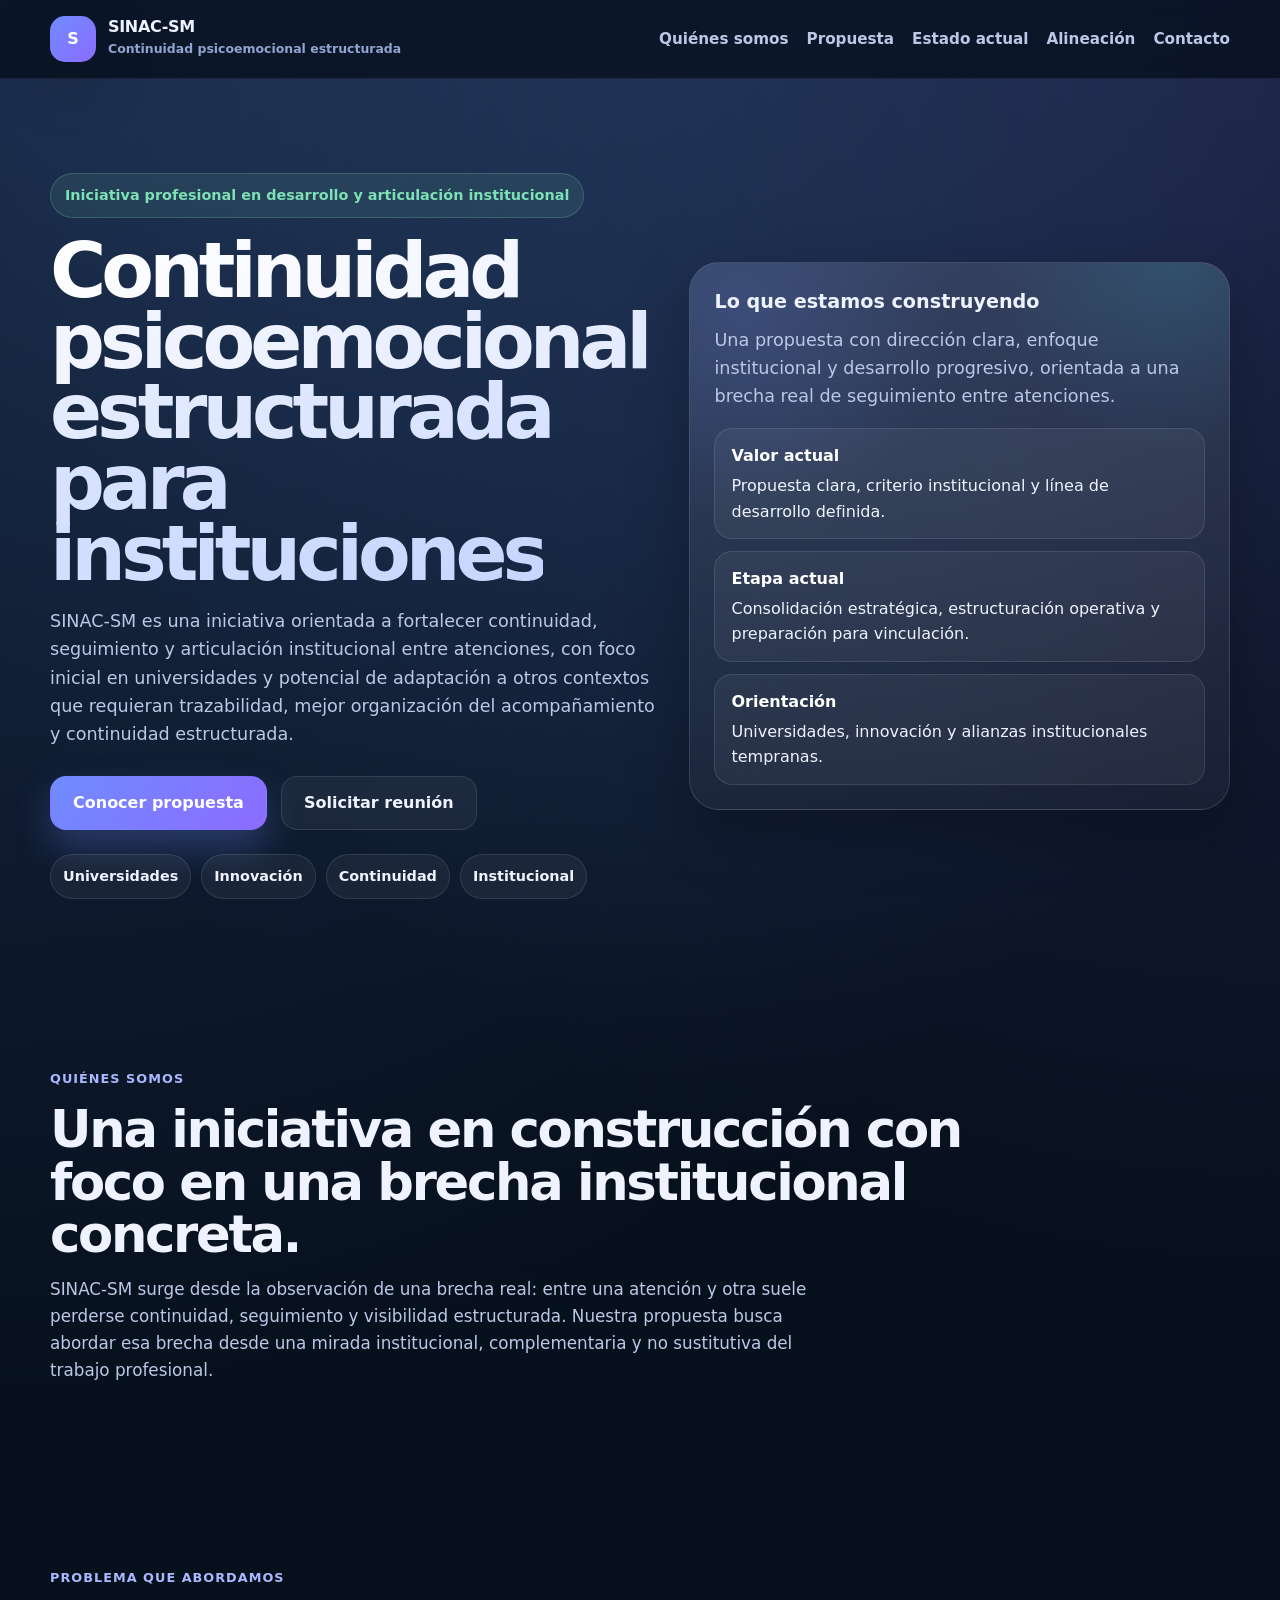
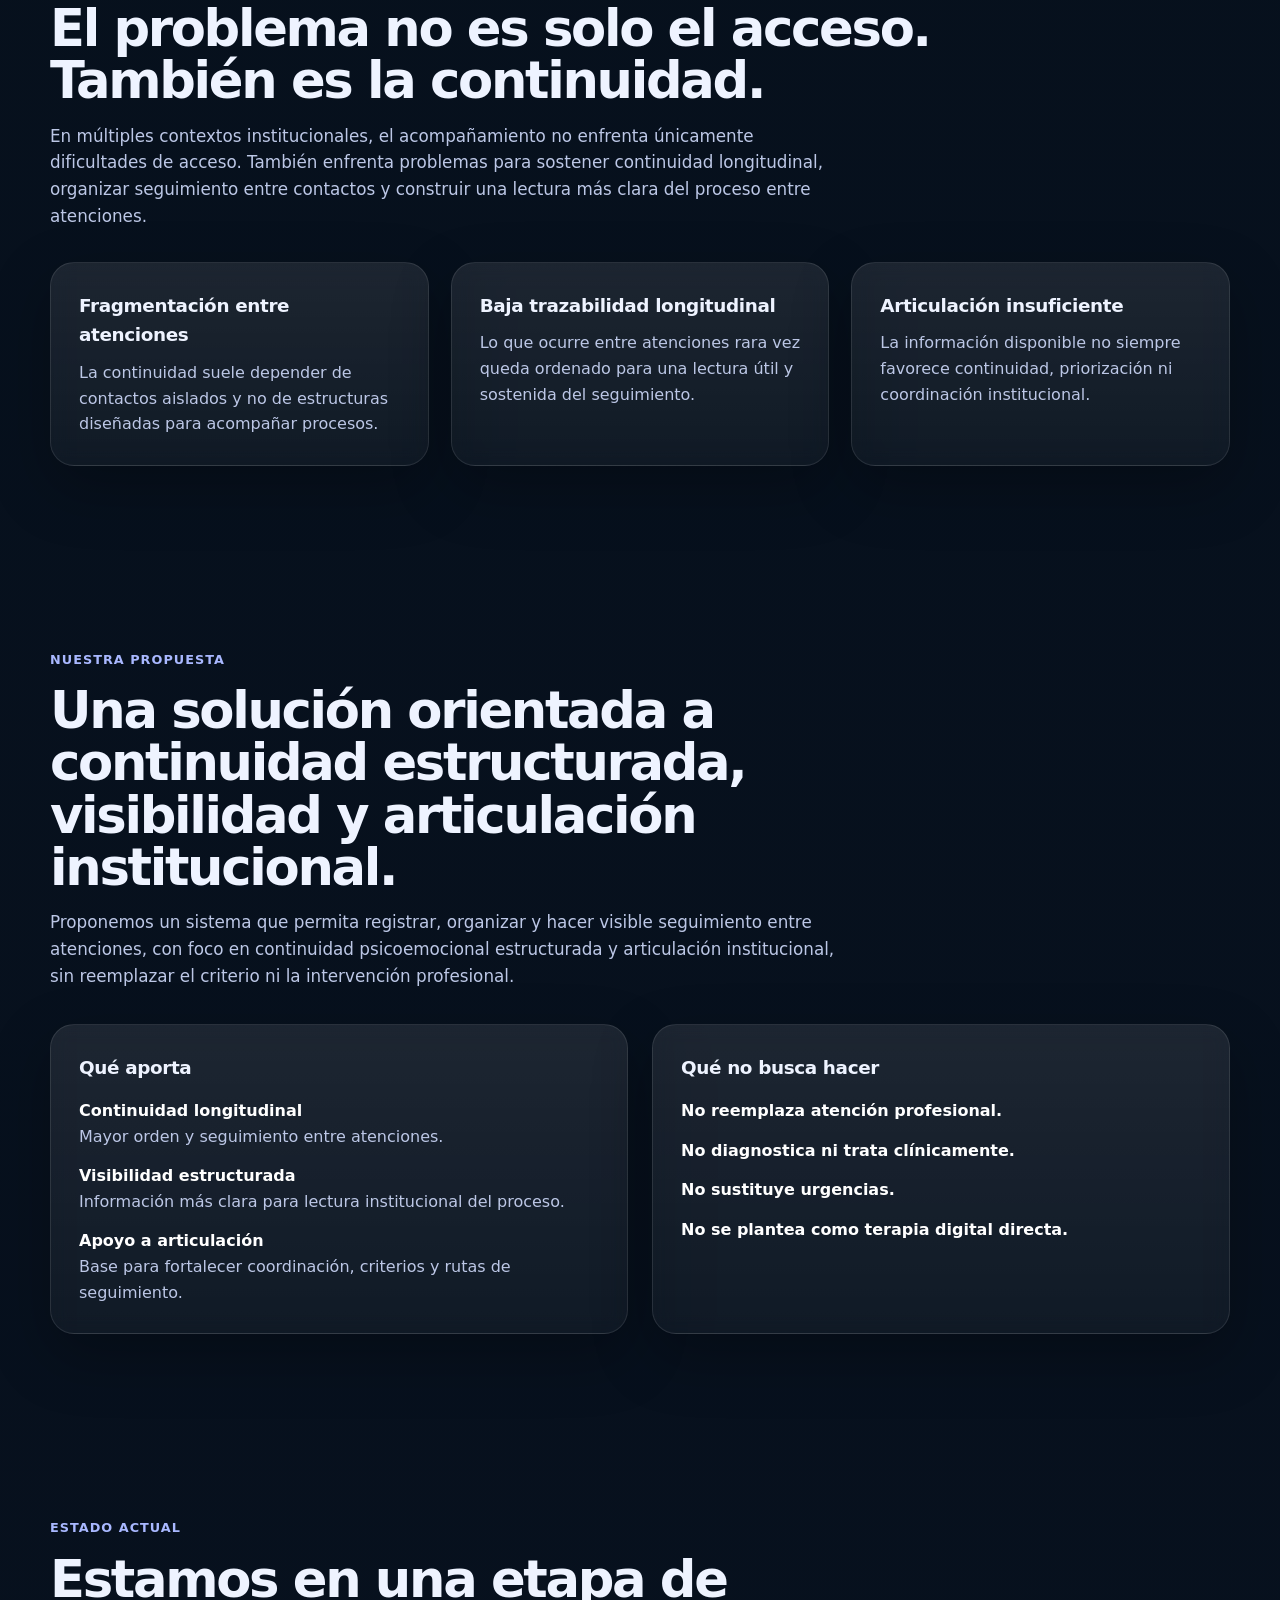
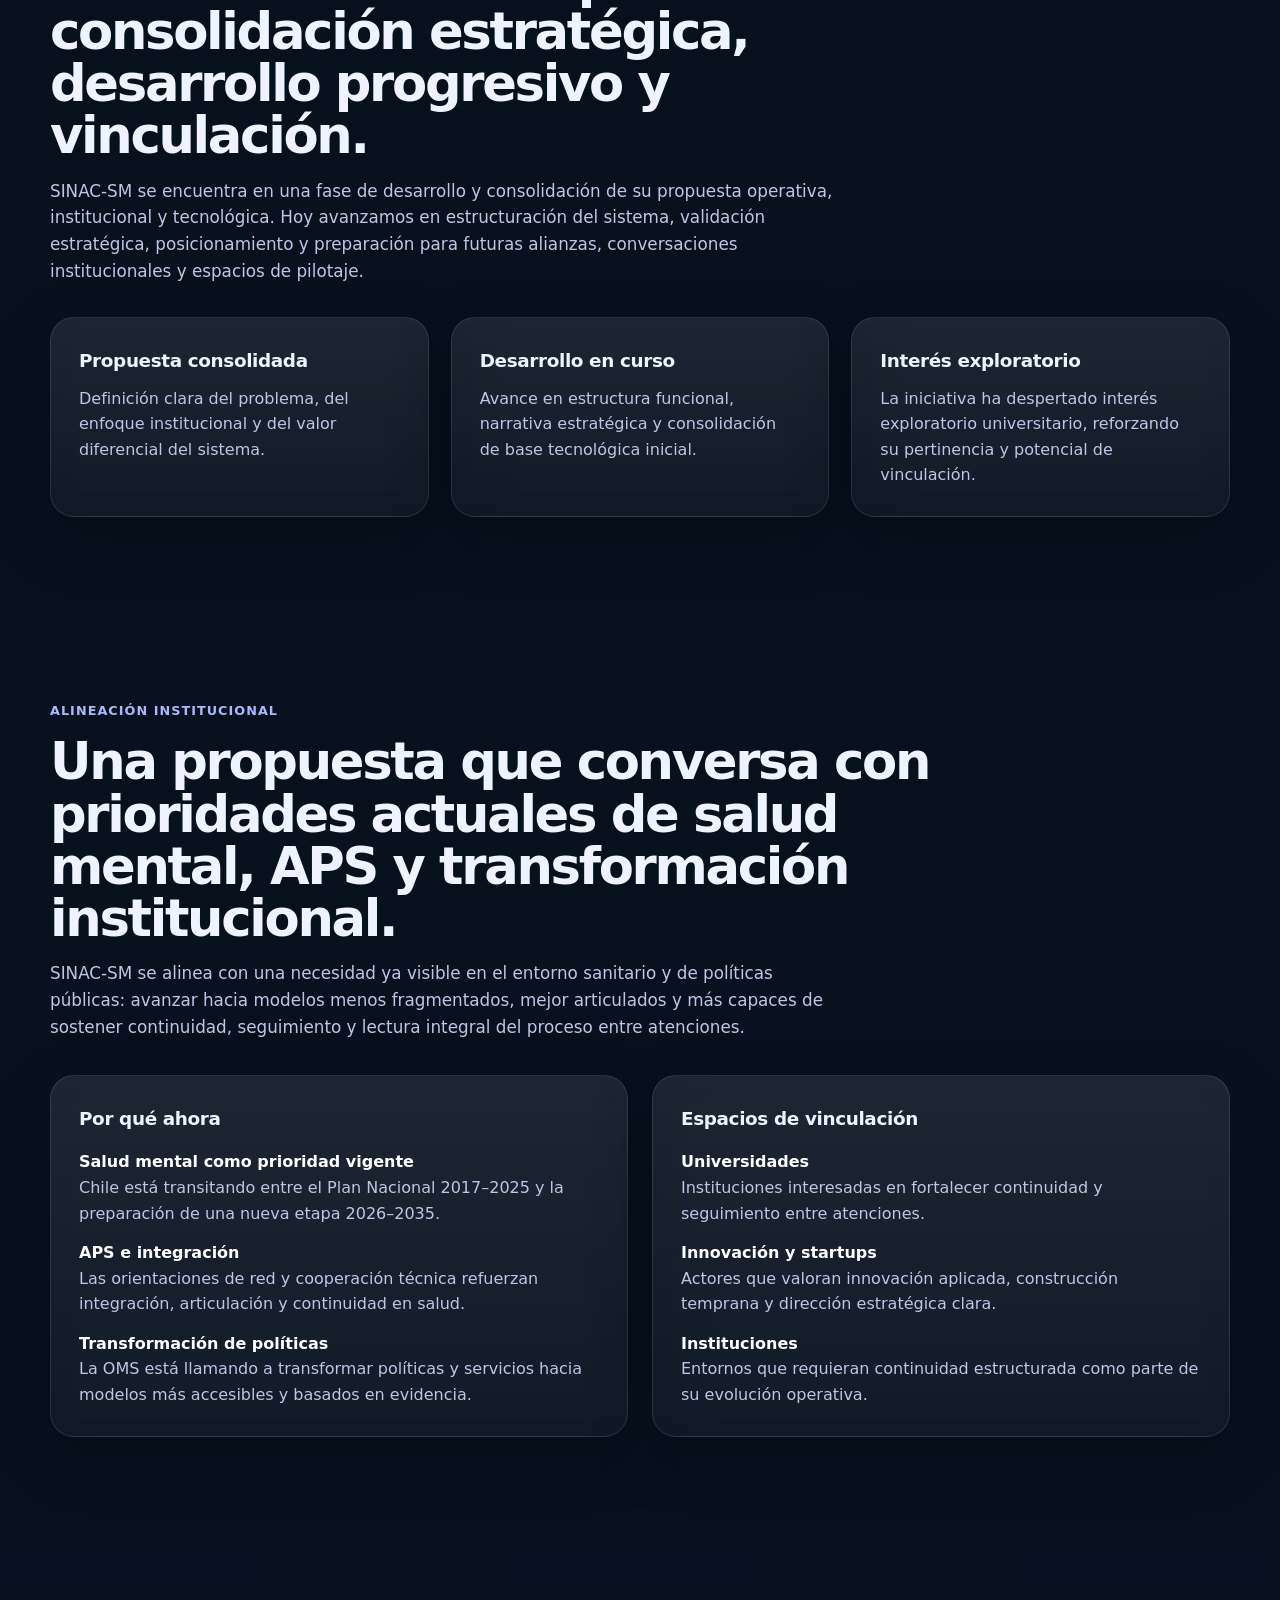
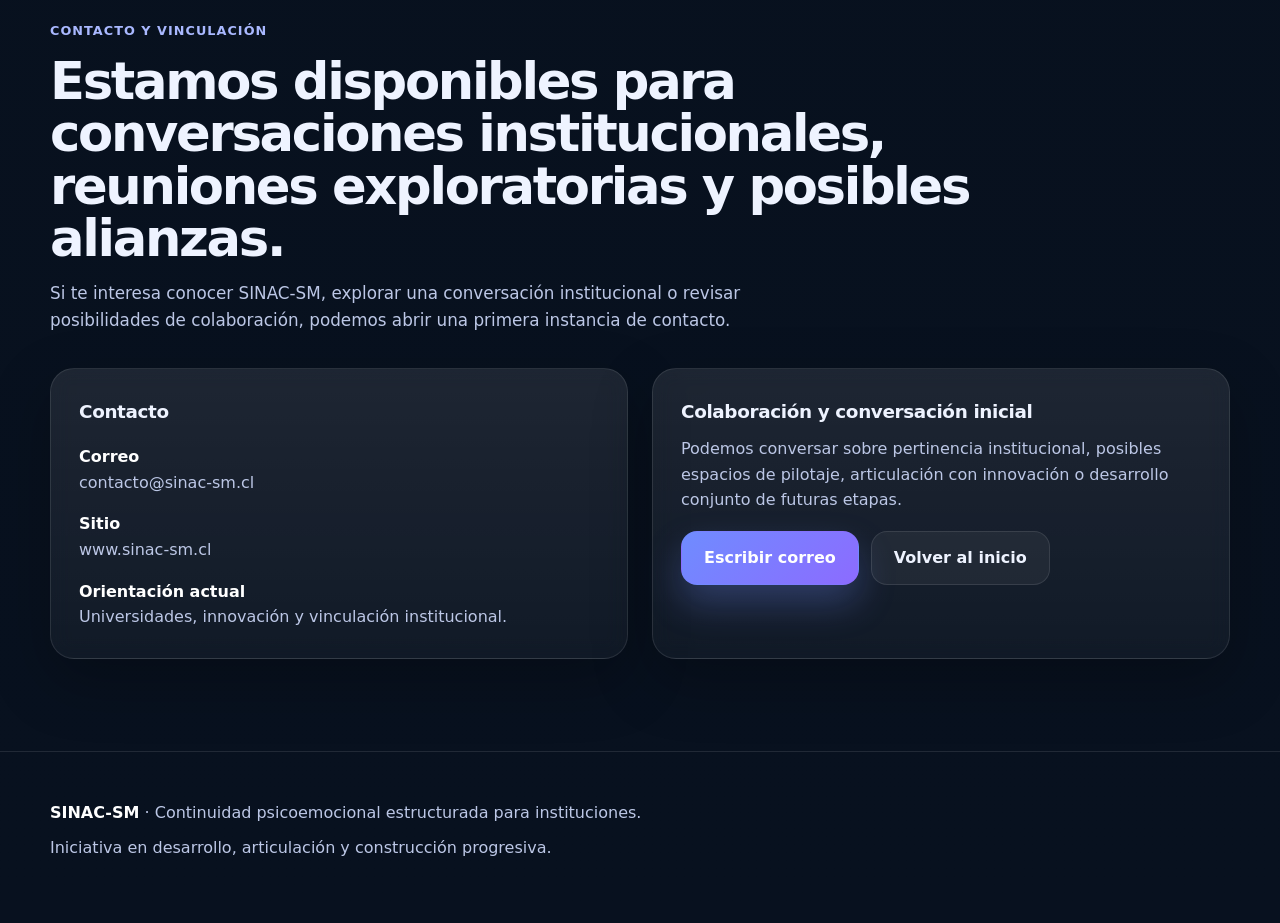
<file: index.html>
<!DOCTYPE html>
<html lang="es">
<head>
  <meta charset="UTF-8" />
  <meta name="viewport" content="width=device-width, initial-scale=1.0" />
  <title>SINAC-SM | Continuidad psicoemocional estructurada</title>
  <meta
    name="description"
    content="SINAC-SM es una iniciativa orientada a fortalecer continuidad, seguimiento y articulación institucional entre atenciones, con foco inicial en universidades e instituciones."
  />
  <meta name="theme-color" content="#0b1020" />

  <style>
    :root{
      --bg:#07101d;
      --bg-soft:#0d1730;
      --panel:rgba(255,255,255,.07);
      --panel-strong:rgba(255,255,255,.10);
      --line:rgba(255,255,255,.10);
      --text:#eef3ff;
      --muted:#bcc7e6;
      --muted-2:#93a4cf;
      --primary:#6f8cff;
      --secondary:#8c6bff;
      --tertiary:#27c7d8;
      --success:#7ee0b5;
      --warning:#ffd98f;
      --max:1180px;
      --radius:24px;
      --shadow:0 22px 60px rgba(0,0,0,.26);
    }

    *{
      box-sizing:border-box;
      margin:0;
      padding:0;
    }

    html{
      scroll-behavior:smooth;
    }

    body{
      font-family:Inter, system-ui, -apple-system, BlinkMacSystemFont, "Segoe UI", sans-serif;
      color:var(--text);
      background:
        radial-gradient(circle at top left, rgba(111,140,255,.20), transparent 24%),
        radial-gradient(circle at top right, rgba(140,107,255,.18), transparent 22%),
        radial-gradient(circle at 50% 0%, rgba(39,199,216,.10), transparent 18%),
        linear-gradient(180deg, #06101c 0%, #08111f 100%);
      line-height:1.6;
      overflow-x:hidden;
    }

    a{
      color:inherit;
      text-decoration:none;
    }

    button{
      font:inherit;
    }

    .container{
      width:min(var(--max), calc(100% - 32px));
      margin:0 auto;
    }

    .section{
      padding:92px 0;
    }

    .section-kicker{
      color:#a9b8ff;
      text-transform:uppercase;
      letter-spacing:.08em;
      font-weight:800;
      font-size:.8rem;
      margin-bottom:14px;
    }

    .section-title{
      font-size:clamp(2.1rem, 4vw, 3.8rem);
      line-height:1.02;
      letter-spacing:-.045em;
      margin-bottom:16px;
      max-width:920px;
    }

    .section-text{
      color:var(--muted);
      font-size:1.05rem;
      max-width:800px;
    }

    .grid-2{
      display:grid;
      grid-template-columns:repeat(2, minmax(0,1fr));
      gap:24px;
    }

    .grid-3{
      display:grid;
      grid-template-columns:repeat(3, minmax(0,1fr));
      gap:22px;
    }

    .card{
      background:linear-gradient(180deg, rgba(255,255,255,.09), rgba(255,255,255,.04));
      border:1px solid var(--line);
      border-radius:var(--radius);
      padding:28px;
      box-shadow:var(--shadow);
      height:100%;
      backdrop-filter:blur(10px);
    }

    .card h3{
      font-size:1.15rem;
      margin-bottom:10px;
      letter-spacing:-.02em;
    }

    .card p{
      color:var(--muted);
    }

    .btn{
      min-height:54px;
      padding:0 22px;
      border-radius:16px;
      display:inline-flex;
      align-items:center;
      justify-content:center;
      gap:10px;
      border:1px solid transparent;
      font-weight:800;
      transition:.22s ease;
      cursor:pointer;
    }

    .btn-primary{
      background:linear-gradient(135deg, var(--primary), var(--secondary));
      color:#fff;
      box-shadow:0 18px 36px rgba(111,140,255,.28);
    }

    .btn-secondary{
      background:rgba(255,255,255,.05);
      border-color:var(--line);
      color:var(--text);
    }

    .btn:hover{
      transform:translateY(-1px);
    }

    .topbar{
      position:sticky;
      top:0;
      z-index:60;
      background:rgba(6,15,28,.76);
      backdrop-filter:blur(16px);
      border-bottom:1px solid rgba(255,255,255,.08);
    }

    .nav{
      min-height:78px;
      display:flex;
      align-items:center;
      justify-content:space-between;
      gap:18px;
    }

    .brand{
      display:flex;
      align-items:center;
      gap:12px;
    }

    .brand-mark{
      width:46px;
      height:46px;
      border-radius:15px;
      display:grid;
      place-items:center;
      background:linear-gradient(135deg, var(--primary), var(--secondary));
      color:#fff;
      font-weight:900;
      box-shadow:var(--shadow);
    }

    .brand-name{
      font-weight:900;
      line-height:1;
      letter-spacing:-.02em;
    }

    .brand-sub{
      display:block;
      color:var(--muted-2);
      font-size:.78rem;
      margin-top:4px;
      font-weight:700;
    }

    .nav-links{
      display:flex;
      align-items:center;
      gap:18px;
      flex-wrap:wrap;
    }

    .nav-links a{
      color:var(--muted);
      font-weight:700;
      font-size:.95rem;
    }

    .nav-links a:hover{
      color:var(--text);
    }

    .hero{
      padding:94px 0 78px;
      position:relative;
    }

    .hero-grid{
      display:grid;
      grid-template-columns:1.06fr .94fr;
      gap:30px;
      align-items:center;
    }

    .eyebrow{
      display:inline-flex;
      align-items:center;
      gap:10px;
      padding:10px 14px;
      border-radius:999px;
      border:1px solid rgba(126,224,181,.22);
      background:rgba(126,224,181,.10);
      color:var(--success);
      font-weight:800;
      font-size:.9rem;
    }

    .hero h1{
      font-size:clamp(2.9rem, 6vw, 5.5rem);
      line-height:.92;
      letter-spacing:-.065em;
      margin:18px 0 18px;
      max-width:780px;
    }

    .hero h1 span{
      background:linear-gradient(135deg, #ffffff 0%, #c7d6ff 100%);
      -webkit-background-clip:text;
      -webkit-text-fill-color:transparent;
      background-clip:text;
    }

    .hero p{
      color:var(--muted);
      font-size:1.1rem;
      max-width:720px;
    }

    .hero-actions{
      display:flex;
      gap:14px;
      flex-wrap:wrap;
      margin-top:28px;
    }

    .hero-badges{
      display:flex;
      gap:10px;
      flex-wrap:wrap;
      margin-top:24px;
    }

    .hero-badges span{
      padding:10px 12px;
      border-radius:999px;
      border:1px solid var(--line);
      background:rgba(255,255,255,.05);
      font-weight:700;
      font-size:.9rem;
    }

    .hero-panel{
      background:
        linear-gradient(180deg, rgba(255,255,255,.10), rgba(255,255,255,.04));
      border:1px solid rgba(255,255,255,.12);
      border-radius:30px;
      padding:24px;
      box-shadow:var(--shadow);
      position:relative;
      overflow:hidden;
    }

    .hero-panel::before{
      content:"";
      position:absolute;
      inset:0;
      background:
        radial-gradient(circle at 10% 10%, rgba(111,140,255,.16), transparent 30%),
        radial-gradient(circle at 90% 0%, rgba(39,199,216,.14), transparent 26%);
      pointer-events:none;
    }

    .hero-panel-content{
      position:relative;
      z-index:1;
    }

    .hero-panel h3{
      font-size:1.2rem;
      margin-bottom:8px;
    }

    .hero-panel p{
      color:var(--muted);
      margin-bottom:18px;
    }

    .highlight-list{
      display:grid;
      gap:12px;
    }

    .highlight-item{
      padding:14px 16px;
      border-radius:18px;
      background:rgba(255,255,255,.05);
      border:1px solid var(--line);
    }

    .highlight-item strong{
      display:block;
      color:#fff;
      margin-bottom:4px;
    }
  </style>
</head>
<body>

  <header class="topbar">
    <div class="container nav">
      <a href="#inicio" class="brand">
        <div class="brand-mark">S</div>
        <div>
          <div class="brand-name">SINAC-SM</div>
          <small class="brand-sub">Continuidad psicoemocional estructurada</small>
        </div>
      </a>

      <nav class="nav-links">
        <a href="#quienes-somos">Quiénes somos</a>
        <a href="#propuesta">Propuesta</a>
        <a href="#estado-actual">Estado actual</a>
        <a href="#alineacion">Alineación</a>
        <a href="#contacto">Contacto</a>
      </nav>
    </div>
  </header>

  <main>
    <section class="hero" id="inicio">
      <div class="container hero-grid">
        <div>
          <div class="eyebrow">Iniciativa profesional en desarrollo y articulación institucional</div>

          <h1>
            <span>Continuidad psicoemocional estructurada para instituciones</span>
          </h1>

          <p>
            SINAC-SM es una iniciativa orientada a fortalecer continuidad, seguimiento y articulación institucional
            entre atenciones, con foco inicial en universidades y potencial de adaptación a otros contextos que requieran
            trazabilidad, mejor organización del acompañamiento y continuidad estructurada.
          </p>

          <div class="hero-actions">
            <a href="#propuesta" class="btn btn-primary">Conocer propuesta</a>
            <a href="#contacto" class="btn btn-secondary">Solicitar reunión</a>
          </div>

          <div class="hero-badges">
            <span>Universidades</span>
            <span>Innovación</span>
            <span>Continuidad</span>
            <span>Institucional</span>
          </div>
        </div>

        <aside class="hero-panel">
          <div class="hero-panel-content">
            <h3>Lo que estamos construyendo</h3>
            <p>
              Una propuesta con dirección clara, enfoque institucional y desarrollo progresivo,
              orientada a una brecha real de seguimiento entre atenciones.
            </p>

            <div class="highlight-list">
              <div class="highlight-item">
                <strong>Valor actual</strong>
                Propuesta clara, criterio institucional y línea de desarrollo definida.
              </div>
              <div class="highlight-item">
                <strong>Etapa actual</strong>
                Consolidación estratégica, estructuración operativa y preparación para vinculación.
              </div>
              <div class="highlight-item">
                <strong>Orientación</strong>
                Universidades, innovación y alianzas institucionales tempranas.
              </div>
            </div>
          </div>
        </aside>
      </div>
    </section>
     <section class="section" id="quienes-somos">
      <div class="container">
        <div class="section-kicker">Quiénes somos</div>
        <h2 class="section-title">Una iniciativa en construcción con foco en una brecha institucional concreta.</h2>
        <p class="section-text">
          SINAC-SM surge desde la observación de una brecha real: entre una atención y otra suele perderse continuidad,
          seguimiento y visibilidad estructurada. Nuestra propuesta busca abordar esa brecha desde una mirada institucional,
          complementaria y no sustitutiva del trabajo profesional.
        </p>
      </div>
    </section>

    <section class="section" id="problema">
      <div class="container">
        <div class="section-kicker">Problema que abordamos</div>
        <h2 class="section-title">El problema no es solo el acceso. También es la continuidad.</h2>
        <p class="section-text">
          En múltiples contextos institucionales, el acompañamiento no enfrenta únicamente dificultades de acceso.
          También enfrenta problemas para sostener continuidad longitudinal, organizar seguimiento entre contactos
          y construir una lectura más clara del proceso entre atenciones.
        </p>

        <div class="grid-3" style="margin-top:32px;">
          <article class="card">
            <h3>Fragmentación entre atenciones</h3>
            <p>La continuidad suele depender de contactos aislados y no de estructuras diseñadas para acompañar procesos.</p>
          </article>

          <article class="card">
            <h3>Baja trazabilidad longitudinal</h3>
            <p>Lo que ocurre entre atenciones rara vez queda ordenado para una lectura útil y sostenida del seguimiento.</p>
          </article>

          <article class="card">
            <h3>Articulación insuficiente</h3>
            <p>La información disponible no siempre favorece continuidad, priorización ni coordinación institucional.</p>
          </article>
        </div>
      </div>
    </section>

    <section class="section" id="propuesta">
      <div class="container">
        <div class="section-kicker">Nuestra propuesta</div>
        <h2 class="section-title">Una solución orientada a continuidad estructurada, visibilidad y articulación institucional.</h2>
        <p class="section-text">
          Proponemos un sistema que permita registrar, organizar y hacer visible seguimiento entre atenciones,
          con foco en continuidad psicoemocional estructurada y articulación institucional, sin reemplazar el criterio
          ni la intervención profesional.
        </p>

        <div class="grid-2" style="margin-top:34px;">
          <section class="card">
            <h3>Qué aporta</h3>
            <div style="display:grid; gap:14px; margin-top:16px;">
              <div>
                <strong style="color:white;">Continuidad longitudinal</strong>
                <p>Mayor orden y seguimiento entre atenciones.</p>
              </div>
              <div>
                <strong style="color:white;">Visibilidad estructurada</strong>
                <p>Información más clara para lectura institucional del proceso.</p>
              </div>
              <div>
                <strong style="color:white;">Apoyo a articulación</strong>
                <p>Base para fortalecer coordinación, criterios y rutas de seguimiento.</p>
              </div>
            </div>
          </section>

          <section class="card">
            <h3>Qué no busca hacer</h3>
            <div style="display:grid; gap:14px; margin-top:16px;">
              <div><strong style="color:white;">No reemplaza atención profesional.</strong></div>
              <div><strong style="color:white;">No diagnostica ni trata clínicamente.</strong></div>
              <div><strong style="color:white;">No sustituye urgencias.</strong></div>
              <div><strong style="color:white;">No se plantea como terapia digital directa.</strong></div>
            </div>
          </section>
        </div>
      </div>
    </section>
    <section class="section" id="estado-actual">
      <div class="container">
        <div class="section-kicker">Estado actual</div>
        <h2 class="section-title">Estamos en una etapa de consolidación estratégica, desarrollo progresivo y vinculación.</h2>
        <p class="section-text">
          SINAC-SM se encuentra en una fase de desarrollo y consolidación de su propuesta operativa,
          institucional y tecnológica. Hoy avanzamos en estructuración del sistema, validación estratégica,
          posicionamiento y preparación para futuras alianzas, conversaciones institucionales y espacios de pilotaje.
        </p>

        <div class="grid-3" style="margin-top:32px;">
          <article class="card">
            <h3>Propuesta consolidada</h3>
            <p>Definición clara del problema, del enfoque institucional y del valor diferencial del sistema.</p>
          </article>

          <article class="card">
            <h3>Desarrollo en curso</h3>
            <p>Avance en estructura funcional, narrativa estratégica y consolidación de base tecnológica inicial.</p>
          </article>

          <article class="card">
            <h3>Interés exploratorio</h3>
            <p>La iniciativa ha despertado interés exploratorio universitario, reforzando su pertinencia y potencial de vinculación.</p>
          </article>
        </div>
      </div>
    </section>

    <section class="section" id="alineacion">
      <div class="container">
        <div class="section-kicker">Alineación institucional</div>
        <h2 class="section-title">Una propuesta que conversa con prioridades actuales de salud mental, APS y transformación institucional.</h2>
        <p class="section-text">
          SINAC-SM se alinea con una necesidad ya visible en el entorno sanitario y de políticas públicas:
          avanzar hacia modelos menos fragmentados, mejor articulados y más capaces de sostener continuidad,
          seguimiento y lectura integral del proceso entre atenciones.
        </p>

        <div class="grid-2" style="margin-top:34px;">
          <section class="card">
            <h3>Por qué ahora</h3>
            <div style="display:grid; gap:14px; margin-top:16px;">
              <div>
                <strong style="color:white;">Salud mental como prioridad vigente</strong>
                <p>Chile está transitando entre el Plan Nacional 2017–2025 y la preparación de una nueva etapa 2026–2035.</p>
              </div>
              <div>
                <strong style="color:white;">APS e integración</strong>
                <p>Las orientaciones de red y cooperación técnica refuerzan integración, articulación y continuidad en salud.</p>
              </div>
              <div>
                <strong style="color:white;">Transformación de políticas</strong>
                <p>La OMS está llamando a transformar políticas y servicios hacia modelos más accesibles y basados en evidencia.</p>
              </div>
            </div>
          </section>

          <section class="card">
            <h3>Espacios de vinculación</h3>
            <div style="display:grid; gap:14px; margin-top:16px;">
              <div>
                <strong style="color:white;">Universidades</strong>
                <p>Instituciones interesadas en fortalecer continuidad y seguimiento entre atenciones.</p>
              </div>
              <div>
                <strong style="color:white;">Innovación y startups</strong>
                <p>Actores que valoran innovación aplicada, construcción temprana y dirección estratégica clara.</p>
              </div>
              <div>
                <strong style="color:white;">Instituciones</strong>
                <p>Entornos que requieran continuidad estructurada como parte de su evolución operativa.</p>
              </div>
            </div>
          </section>
        </div>
      </div>
    </section>
    <section class="section" id="contacto">
      <div class="container">
        <div class="section-kicker">Contacto y vinculación</div>
        <h2 class="section-title">Estamos disponibles para conversaciones institucionales, reuniones exploratorias y posibles alianzas.</h2>
        <p class="section-text">
          Si te interesa conocer SINAC-SM, explorar una conversación institucional o revisar posibilidades de colaboración,
          podemos abrir una primera instancia de contacto.
        </p>

        <div class="grid-2" style="margin-top:34px;">
          <section class="card">
            <h3>Contacto</h3>
            <div style="display:grid; gap:16px; margin-top:18px;">
              <div>
                <strong style="color:white;">Correo</strong>
                <p>contacto@sinac-sm.cl</p>
              </div>
              <div>
                <strong style="color:white;">Sitio</strong>
                <p>www.sinac-sm.cl</p>
              </div>
              <div>
                <strong style="color:white;">Orientación actual</strong>
                <p>Universidades, innovación y vinculación institucional.</p>
              </div>
            </div>
          </section>

          <section class="card">
            <h3>Colaboración y conversación inicial</h3>
            <p style="margin-bottom:18px; color:var(--muted);">
              Podemos conversar sobre pertinencia institucional, posibles espacios de pilotaje,
              articulación con innovación o desarrollo conjunto de futuras etapas.
            </p>

            <div style="display:flex; gap:12px; flex-wrap:wrap;">
              <a href="mailto:contacto@sinac-sm.cl" class="btn btn-primary">Escribir correo</a>
              <a href="#inicio" class="btn btn-secondary">Volver al inicio</a>
            </div>
          </section>
        </div>
      </div>
    </section>
  </main>

  <footer style="padding:48px 0 62px; border-top:1px solid var(--line);">
    <div class="container" style="display:grid; gap:10px;">
      <p style="color:var(--muted);">
        <strong style="color:white;">SINAC-SM</strong> · Continuidad psicoemocional estructurada para instituciones.
      </p>
      <p style="color:var(--muted);">
        Iniciativa en desarrollo, articulación y construcción progresiva.
      </p>
    </div>
  </footer>

  <style>
    @media (max-width: 1100px){
      .hero-grid,
      .grid-2,
      .grid-3{
        grid-template-columns:1fr;
      }
    }

    @media (max-width: 780px){
      .nav{
        flex-direction:column;
        align-items:flex-start;
        padding:14px 0;
      }

      .hero{
        padding-top:58px;
      }

      .hero-actions{
        flex-direction:column;
      }

      .btn{
        width:100%;
      }
    }
  </style>
</body>
</html>
</file>
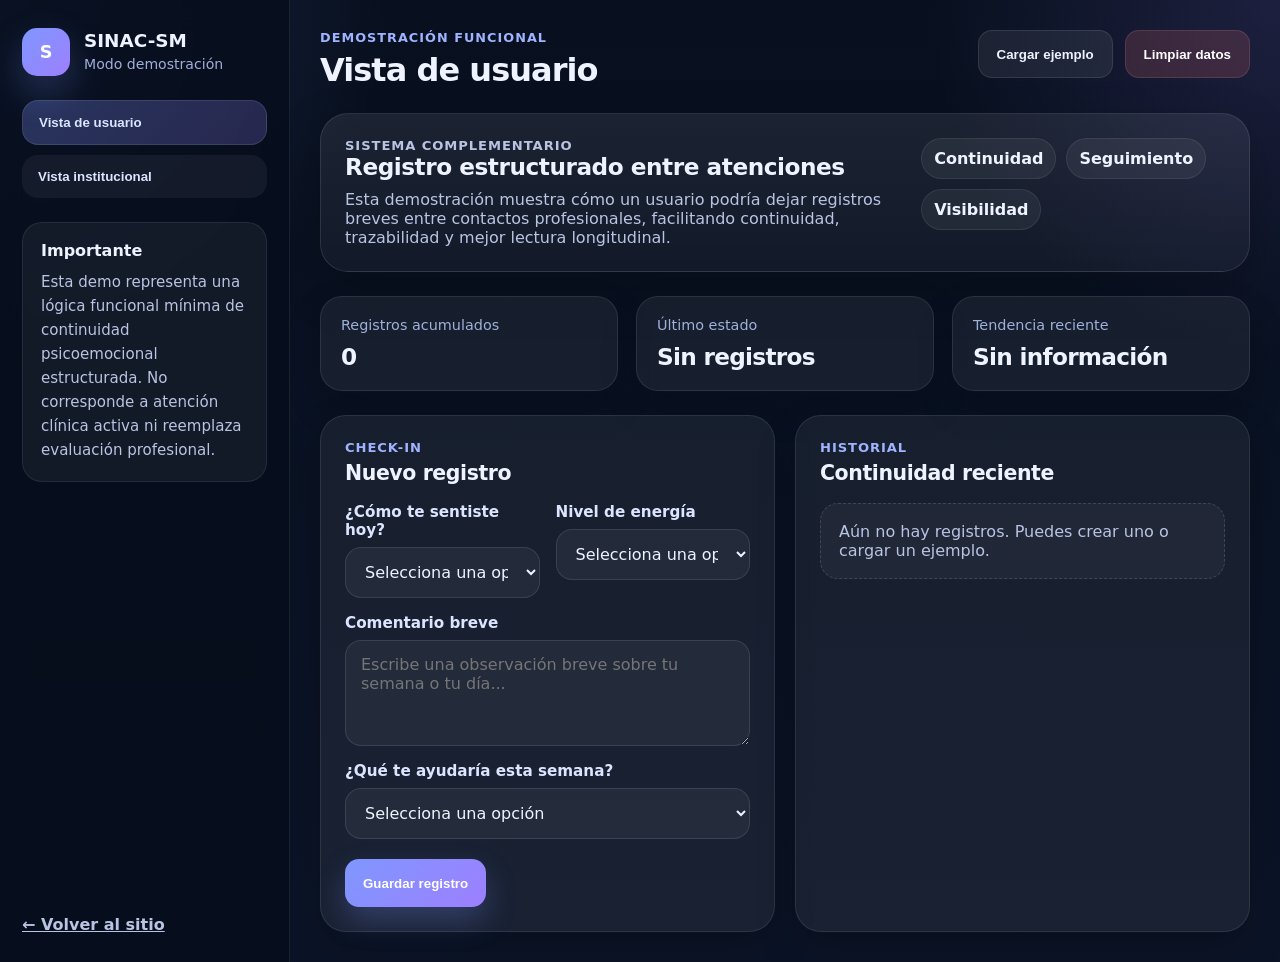
<file: app.html>
<!DOCTYPE html>
<html lang="es">
<head>
  <meta charset="UTF-8" />
  <meta name="viewport" content="width=device-width, initial-scale=1.0" />
  <title>SINAC-SM | Demo funcional</title>
  <link rel="stylesheet" href="styles.css" />
</head>
<body class="app-body">
  <div class="app-shell">
    <aside class="sidebar">
      <div class="brand-box">
        <div class="brand-logo">S</div>
        <div>
          <h1>SINAC-SM</h1>
          <p>Modo demostración</p>
        </div>
      </div>

      <nav class="sidebar-nav">
        <button class="nav-btn active" data-view="usuario">Vista de usuario</button>
        <button class="nav-btn" data-view="institucional">Vista institucional</button>
      </nav>

      <div class="sidebar-note">
        <h3>Importante</h3>
        <p>
          Esta demo representa una lógica funcional mínima de continuidad psicoemocional estructurada.
          No corresponde a atención clínica activa ni reemplaza evaluación profesional.
        </p>
      </div>

      <a class="sidebar-link" href="index.html">← Volver al sitio</a>
    </aside>

    <main class="main-content">
      <header class="topbar-app">
        <div>
          <p class="eyebrow-app">Demostración funcional</p>
          <h2 id="viewTitle">Vista de usuario</h2>
        </div>
        <div class="topbar-actions">
          <button class="secondary-btn" id="seedDemoBtn">Cargar ejemplo</button>
          <button class="danger-btn" id="clearDataBtn">Limpiar datos</button>
        </div>
      </header>

      <section id="usuarioView" class="view-section active">
        <div class="hero-panel-app">
          <div>
            <p class="mini-label">Sistema complementario</p>
            <h3>Registro estructurado entre atenciones</h3>
            <p>
              Esta demostración muestra cómo un usuario podría dejar registros breves entre contactos profesionales,
              facilitando continuidad, trazabilidad y mejor lectura longitudinal.
            </p>
          </div>
          <div class="hero-badges">
            <span>Continuidad</span>
            <span>Seguimiento</span>
            <span>Visibilidad</span>
          </div>
        </div>

        <div class="dashboard-grid">
          <article class="metric-box">
            <span class="metric-label">Registros acumulados</span>
            <strong id="totalRegistros">0</strong>
          </article>

          <article class="metric-box">
            <span class="metric-label">Último estado</span>
            <strong id="ultimoEstado">Sin registros</strong>
          </article>

          <article class="metric-box">
            <span class="metric-label">Tendencia reciente</span>
            <strong id="tendenciaResumen">Sin información</strong>
          </article>
        </div>

        <div class="content-grid">
          <section class="card-app">
            <div class="card-head">
              <div>
                <p class="mini-label">Check-in</p>
                <h3>Nuevo registro</h3>
              </div>
            </div>

            <form id="registroForm" class="form-grid">
              <div class="form-group">
                <label for="estado">¿Cómo te sentiste hoy?</label>
                <select id="estado" required>
                  <option value="">Selecciona una opción</option>
                  <option value="Estable">Estable</option>
                  <option value="Con altibajos">Con altibajos</option>
                  <option value="Sobrecargado/a">Sobrecargado/a</option>
                </select>
              </div>

              <div class="form-group">
                <label for="energia">Nivel de energía</label>
                <select id="energia" required>
                  <option value="">Selecciona una opción</option>
                  <option value="Alta">Alta</option>
                  <option value="Media">Media</option>
                  <option value="Baja">Baja</option>
                </select>
              </div>

              <div class="form-group full">
                <label for="nota">Comentario breve</label>
                <textarea
                  id="nota"
                  rows="4"
                  maxlength="220"
                  placeholder="Escribe una observación breve sobre tu semana o tu día..."
                ></textarea>
              </div>

              <div class="form-group full">
                <label for="apoyo">¿Qué te ayudaría esta semana?</label>
                <select id="apoyo" required>
                  <option value="">Selecciona una opción</option>
                  <option value="Mantener seguimiento">Mantener seguimiento</option>
                  <option value="Mayor organización">Mayor organización</option>
                  <option value="Orientación para continuidad">Orientación para continuidad</option>
                </select>
              </div>

              <div class="form-actions full">
                <button type="submit" class="primary-btn">Guardar registro</button>
              </div>
            </form>
          </section>

          <section class="card-app">
            <div class="card-head">
              <div>
                <p class="mini-label">Historial</p>
                <h3>Continuidad reciente</h3>
              </div>
            </div>

            <div id="timeline" class="timeline-list">
              <div class="empty-state">
                Aún no hay registros. Puedes crear uno o cargar un ejemplo.
              </div>
            </div>
          </section>
        </div>
      </section>

      <section id="institucionalView" class="view-section">
        <div class="hero-panel-app institutional">
          <div>
            <p class="mini-label">Lectura institucional</p>
            <h3>Resumen estructurado para seguimiento</h3>
            <p>
              Esta vista muestra cómo podría organizarse la información de continuidad para apoyar seguimiento,
              visibilizar patrones simples y facilitar conversaciones institucionales sin reemplazar juicio profesional.
            </p>
          </div>
          <div class="hero-badges">
            <span>No clínica</span>
            <span>Longitudinal</span>
            <span>Institucional</span>
          </div>
        </div>

        <div class="dashboard-grid">
          <article class="metric-box">
            <span class="metric-label">Señal predominante</span>
            <strong id="senalPredominante">Sin datos</strong>
          </article>

          <article class="metric-box">
            <span class="metric-label">Energía predominante</span>
            <strong id="energiaPredominante">Sin datos</strong>
          </article>

          <article class="metric-box">
            <span class="metric-label">Apoyo más solicitado</span>
            <strong id="apoyoPredominante">Sin datos</strong>
          </article>
        </div>

        <div class="content-grid institutional-grid">
          <section class="card-app">
            <div class="card-head">
              <div>
                <p class="mini-label">Lectura breve</p>
                <h3>Resumen del seguimiento</h3>
              </div>
            </div>

            <div id="institutionSummary" class="summary-box">
              No hay información suficiente para mostrar un resumen.
            </div>

            <div class="info-note">
              Información estructurada para apoyo a seguimiento institucional.
              No corresponde a evaluación ni decisión clínica automatizada.
            </div>
          </section>

          <section class="card-app">
            <div class="card-head">
              <div>
                <p class="mini-label">Tendencia</p>
                <h3>Visualización simple</h3>
              </div>
            </div>

            <div id="trendBars" class="bars-box">
              <div class="empty-state">Aún no hay datos para visualizar.</div>
            </div>
          </section>
        </div>

        <section class="card-app">
          <div class="card-head">
            <div>
              <p class="mini-label">Registros estructurados</p>
              <h3>Tabla de continuidad</h3>
            </div>
          </div>

          <div class="table-wrap">
            <table>
              <thead>
                <tr>
                  <th>Fecha</th>
                  <th>Estado</th>
                  <th>Energía</th>
                  <th>Apoyo</th>
                  <th>Comentario</th>
                </tr>
              </thead>
              <tbody id="institutionTableBody">
                <tr>
                  <td colspan="5" class="table-empty">No hay registros aún.</td>
                </tr>
              </tbody>
            </table>
          </div>
        </section>
      </section>
    </main>
  </div>

  <script src="app.js"></script>
</body>
</html>
</file>
<file: styles.css>
*{
  box-sizing:border-box;
}

body{
  margin:0;
  font-family:Inter, system-ui, -apple-system, BlinkMacSystemFont, "Segoe UI", sans-serif;
}

.app-body{
  min-height:100vh;
  background:
    radial-gradient(circle at top left, rgba(127,151,255,.18), transparent 24%),
    radial-gradient(circle at top right, rgba(157,127,255,.14), transparent 22%),
    linear-gradient(180deg, #08101f 0%, #0b1427 100%);
  color:#eef3ff;
}

.app-shell{
  display:grid;
  grid-template-columns:290px 1fr;
  min-height:100vh;
}

.sidebar{
  border-right:1px solid rgba(255,255,255,.08);
  background:rgba(7,14,28,.84);
  backdrop-filter:blur(16px);
  padding:28px 22px;
  display:flex;
  flex-direction:column;
  gap:24px;
}

.brand-box{
  display:flex;
  align-items:center;
  gap:14px;
}

.brand-logo{
  width:48px;
  height:48px;
  border-radius:15px;
  background:linear-gradient(135deg, #7f97ff, #9d7fff);
  display:grid;
  place-items:center;
  font-weight:900;
  font-size:1.1rem;
  color:white;
  box-shadow:0 16px 36px rgba(127,151,255,.25);
}

.brand-box h1{
  margin:0;
  font-size:1.15rem;
  line-height:1;
}

.brand-box p{
  margin:6px 0 0;
  color:#9fb0da;
  font-size:.88rem;
}

.sidebar-nav{
  display:grid;
  gap:10px;
}

.nav-btn{
  border:none;
  border-radius:16px;
  padding:14px 16px;
  text-align:left;
  background:rgba(255,255,255,.05);
  color:#dce5ff;
  font-weight:700;
  cursor:pointer;
  transition:.2s ease;
}

.nav-btn:hover{
  background:rgba(255,255,255,.09);
}

.nav-btn.active{
  background:linear-gradient(135deg, rgba(127,151,255,.28), rgba(157,127,255,.22));
  border:1px solid rgba(255,255,255,.10);
}

.sidebar-note{
  padding:18px;
  border-radius:20px;
  background:rgba(255,255,255,.05);
  border:1px solid rgba(255,255,255,.08);
}

.sidebar-note h3{
  margin:0 0 10px;
  font-size:1rem;
}

.sidebar-note p{
  margin:0;
  color:#b9c4e3;
  font-size:.94rem;
  line-height:1.6;
}

.sidebar-link{
  margin-top:auto;
  color:#b9c4e3;
  font-weight:700;
}

.main-content{
  padding:30px;
}

.topbar-app{
  display:flex;
  justify-content:space-between;
  align-items:flex-start;
  gap:20px;
  margin-bottom:24px;
}

.eyebrow-app{
  margin:0 0 6px;
  color:#9fb3ff;
  text-transform:uppercase;
  letter-spacing:.08em;
  font-weight:800;
  font-size:.8rem;
}

.topbar-app h2{
  margin:0;
  font-size:2rem;
  letter-spacing:-.03em;
}

.topbar-actions{
  display:flex;
  gap:12px;
  flex-wrap:wrap;
}

.primary-btn,
.secondary-btn,
.danger-btn{
  min-height:48px;
  padding:0 18px;
  border-radius:14px;
  border:none;
  font-weight:800;
  cursor:pointer;
  transition:.2s ease;
}

.primary-btn{
  color:white;
  background:linear-gradient(135deg, #7f97ff, #9d7fff);
  box-shadow:0 14px 30px rgba(127,151,255,.25);
}

.secondary-btn{
  color:#eef3ff;
  background:rgba(255,255,255,.07);
  border:1px solid rgba(255,255,255,.1);
}

.danger-btn{
  color:#fff;
  background:rgba(255,120,120,.16);
  border:1px solid rgba(255,170,170,.14);
}

.hero-panel-app{
  display:flex;
  justify-content:space-between;
  gap:20px;
  align-items:flex-start;
  padding:24px;
  border-radius:28px;
  background:linear-gradient(180deg, rgba(255,255,255,.08), rgba(255,255,255,.04));
  border:1px solid rgba(255,255,255,.10);
  box-shadow:0 18px 50px rgba(0,0,0,.24);
  margin-bottom:24px;
}

.hero-panel-app h3{
  margin:0 0 10px;
  font-size:1.45rem;
  letter-spacing:-.02em;
}

.hero-panel-app p{
  margin:0;
  color:#b9c4e3;
  max-width:760px;
}

.hero-badges{
  display:flex;
  gap:10px;
  flex-wrap:wrap;
}

.hero-badges span{
  padding:10px 12px;
  border-radius:999px;
  background:rgba(255,255,255,.06);
  border:1px solid rgba(255,255,255,.08);
  font-weight:700;
  white-space:nowrap;
}

.mini-label{
  margin:0 0 6px;
  color:#9fb3ff;
  font-size:.82rem;
  font-weight:800;
  text-transform:uppercase;
  letter-spacing:.07em;
}

.dashboard-grid{
  display:grid;
  grid-template-columns:repeat(3, minmax(0,1fr));
  gap:18px;
  margin-bottom:24px;
}

.metric-box{
  padding:20px;
  border-radius:22px;
  background:rgba(255,255,255,.06);
  border:1px solid rgba(255,255,255,.09);
  box-shadow:0 16px 36px rgba(0,0,0,.18);
}

.metric-label{
  display:block;
  color:#9fb0da;
  font-size:.9rem;
  margin-bottom:10px;
}

.metric-box strong{
  font-size:1.45rem;
  letter-spacing:-.03em;
}

.content-grid{
  display:grid;
  grid-template-columns:1fr 1fr;
  gap:20px;
}

.institutional-grid{
  margin-bottom:20px;
}

.card-app{
  padding:24px;
  border-radius:26px;
  background:rgba(255,255,255,.06);
  border:1px solid rgba(255,255,255,.09);
  box-shadow:0 18px 42px rgba(0,0,0,.20);
}

.card-head{
  display:flex;
  justify-content:space-between;
  align-items:center;
  margin-bottom:18px;
}

.card-head h3{
  margin:0;
  font-size:1.28rem;
  letter-spacing:-.02em;
}

.form-grid{
  display:grid;
  grid-template-columns:1fr 1fr;
  gap:16px;
}

.form-group{
  display:flex;
  flex-direction:column;
  gap:8px;
}

.form-group.full{
  grid-column:1 / -1;
}

.form-group label{
  color:#dce5ff;
  font-weight:700;
  font-size:.95rem;
}

.form-group select,
.form-group textarea{
  width:100%;
  border-radius:16px;
  border:1px solid rgba(255,255,255,.10);
  background:rgba(255,255,255,.05);
  color:#eef3ff;
  padding:14px 15px;
  font:inherit;
  outline:none;
}

.form-group select:focus,
.form-group textarea:focus{
  border-color:rgba(127,151,255,.7);
  box-shadow:0 0 0 4px rgba(127,151,255,.12);
}

.form-group option{
  color:#111827;
}

.form-actions{
  margin-top:4px;
}

.timeline-list{
  display:grid;
  gap:14px;
}

.timeline-item{
  position:relative;
  padding:16px 16px 16px 18px;
  border-radius:18px;
  background:rgba(255,255,255,.04);
  border:1px solid rgba(255,255,255,.08);
}

.timeline-top{
  display:flex;
  justify-content:space-between;
  gap:12px;
  align-items:flex-start;
  margin-bottom:8px;
}

.timeline-title{
  font-weight:800;
  font-size:1rem;
}

.timeline-date{
  color:#9fb0da;
  font-size:.85rem;
  white-space:nowrap;
}

.timeline-meta{
  display:flex;
  flex-wrap:wrap;
  gap:8px;
  margin-bottom:10px;
}

.timeline-chip{
  padding:7px 10px;
  border-radius:999px;
  background:rgba(255,255,255,.06);
  border:1px solid rgba(255,255,255,.08);
  font-size:.84rem;
  font-weight:700;
}

.timeline-note{
  color:#b9c4e3;
  font-size:.95rem;
}

.empty-state{
  padding:18px;
  border-radius:18px;
  background:rgba(255,255,255,.04);
  border:1px dashed rgba(255,255,255,.14);
  color:#b9c4e3;
}

.summary-box{
  padding:18px;
  border-radius:18px;
  background:rgba(255,255,255,.05);
  border:1px solid rgba(255,255,255,.08);
  color:#dce5ff;
  line-height:1.7;
}

.info-note{
  margin-top:16px;
  padding:16px 18px;
  border-radius:16px;
  background:rgba(255,216,143,.08);
  border:1px solid rgba(255,216,143,.18);
  color:#d9dff0;
}

.bars-box{
  display:grid;
  gap:14px;
}

.bar-row{
  display:grid;
  gap:8px;
}

.bar-label{
  display:flex;
  justify-content:space-between;
  color:#dce5ff;
  font-size:.93rem;
  font-weight:700;
}

.bar-track{
  width:100%;
  height:14px;
  border-radius:999px;
  background:rgba(255,255,255,.06);
  overflow:hidden;
  border:1px solid rgba(255,255,255,.06);
}

.bar-fill{
  height:100%;
  border-radius:999px;
  background:linear-gradient(135deg, #7f97ff, #9d7fff);
}

.table-wrap{
  overflow:auto;
}

table{
  width:100%;
  border-collapse:collapse;
  min-width:700px;
}

th,
td{
  padding:14px 12px;
  text-align:left;
  border-bottom:1px solid rgba(255,255,255,.08);
}

th{
  color:#dce5ff;
  font-size:.9rem;
}

td{
  color:#b9c4e3;
  font-size:.94rem;
}

.table-empty{
  text-align:center;
  color:#9fb0da;
}

.view-section{
  display:none;
}

.view-section.active{
  display:block;
}

@media (max-width: 1100px){
  .app-shell{
    grid-template-columns:1fr;
  }

  .sidebar{
    border-right:none;
    border-bottom:1px solid rgba(255,255,255,.08);
  }

  .content-grid,
  .dashboard-grid{
    grid-template-columns:1fr;
  }
}

@media (max-width: 760px){
  .main-content{
    padding:18px;
  }

  .topbar-app,
  .hero-panel-app{
    flex-direction:column;
  }

  .form-grid{
    grid-template-columns:1fr;
  }
}
</file>
